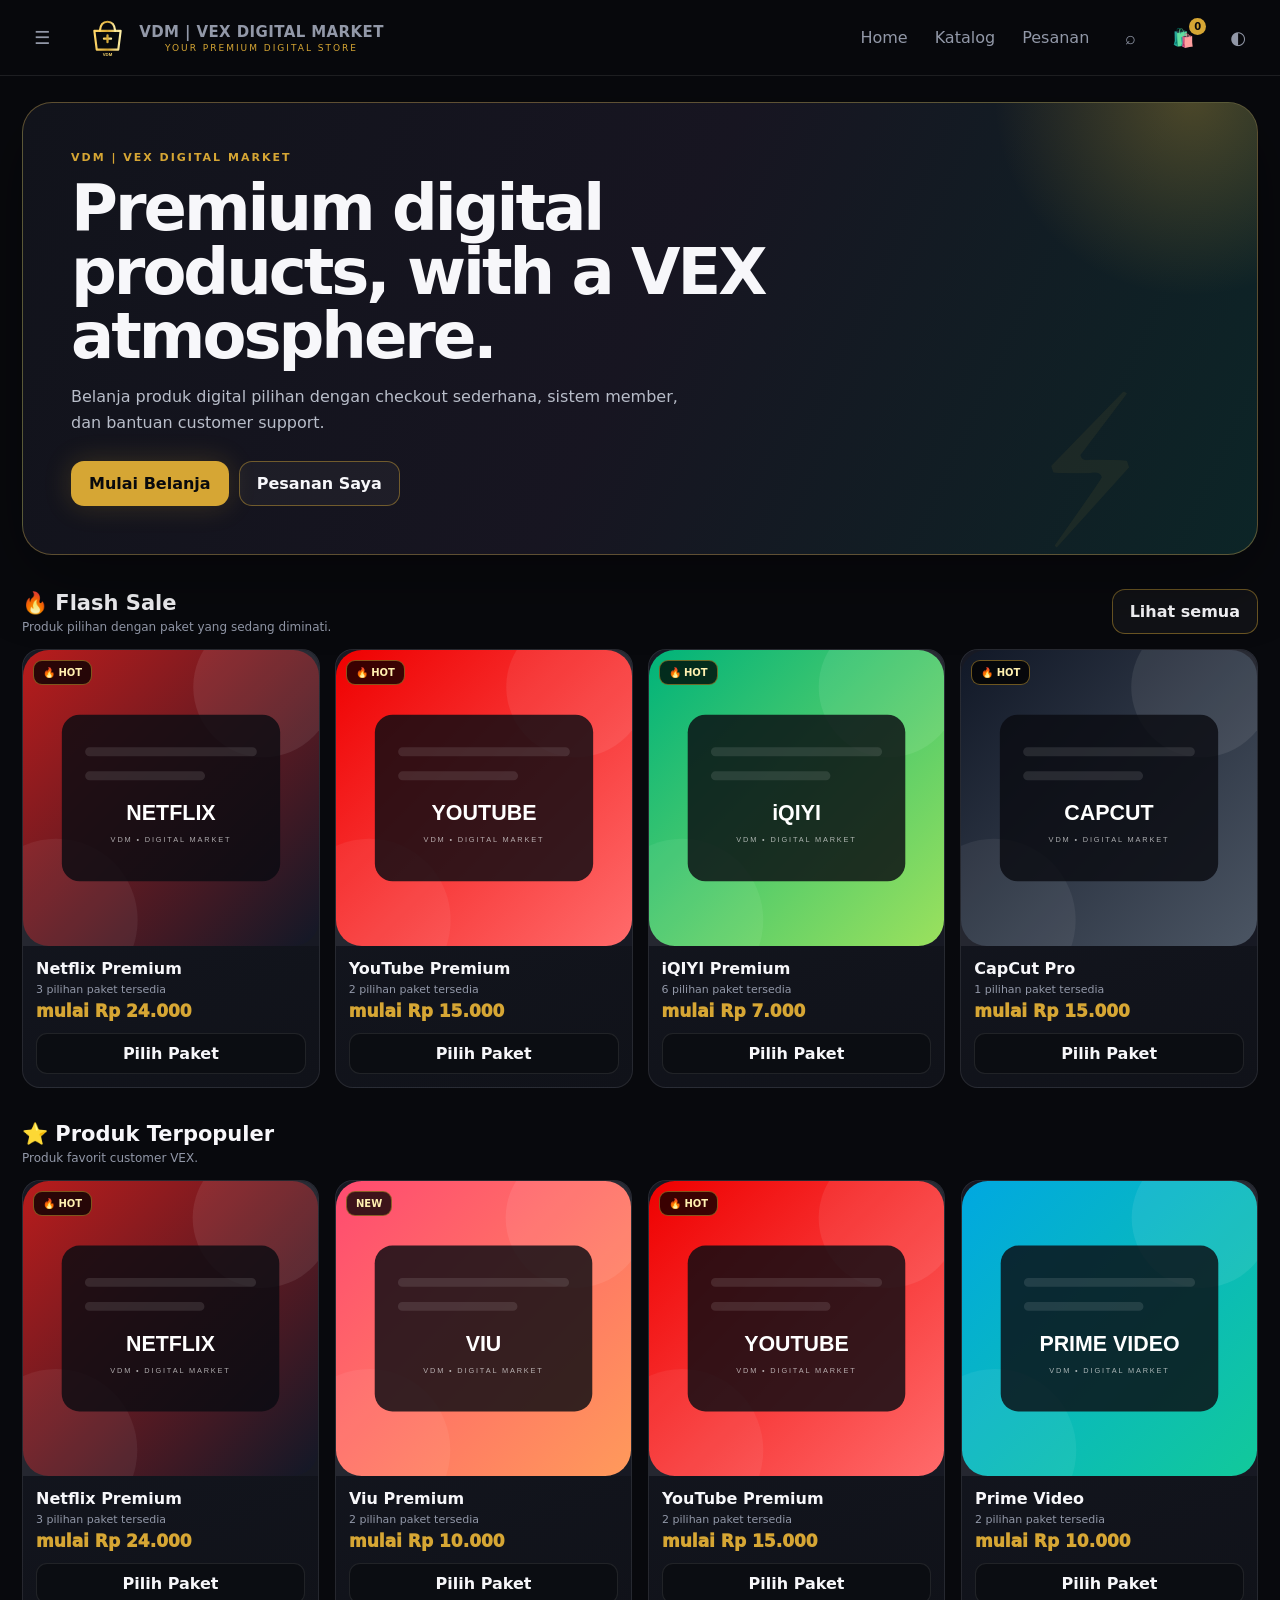
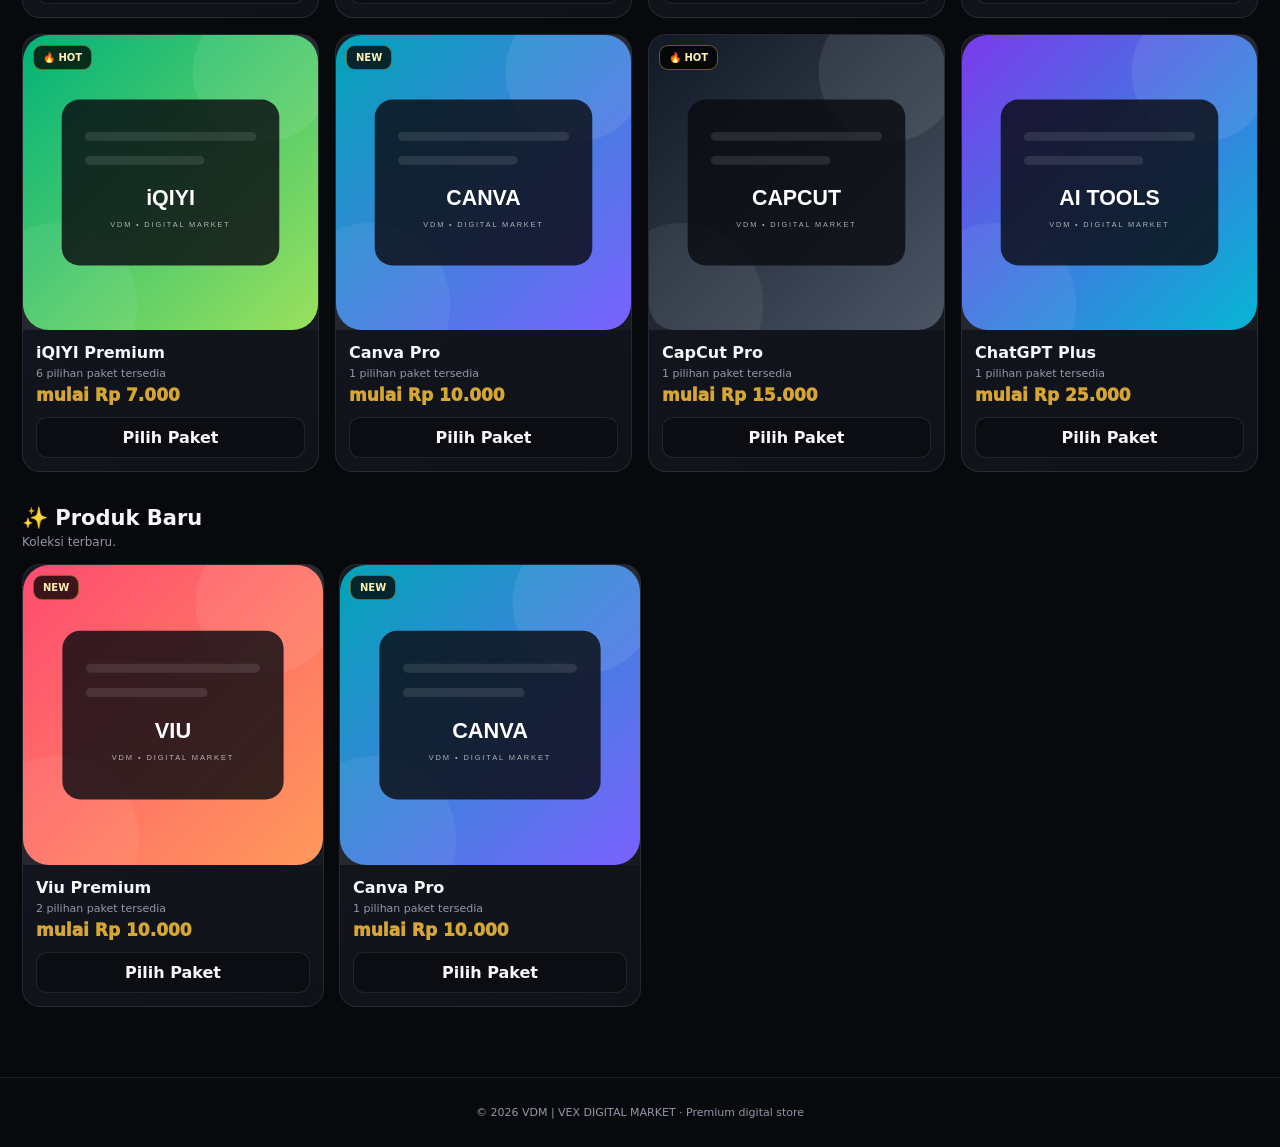
<file: index.html>
<!doctype html>
<html lang="id">
<head>
<meta charset="utf-8"><meta name="viewport" content="width=device-width,initial-scale=1">
<title>VDM | VEX DIGITAL MARKET</title>
<link rel="icon" href="assets/vdm-logo.svg" type="image/svg+xml">
<link rel="stylesheet" href="styles.css">
</head>
<body>
<div id="app"></div>
<div id="toast"></div>
<script src="app.js"></script>
</body>
</html>
</file>
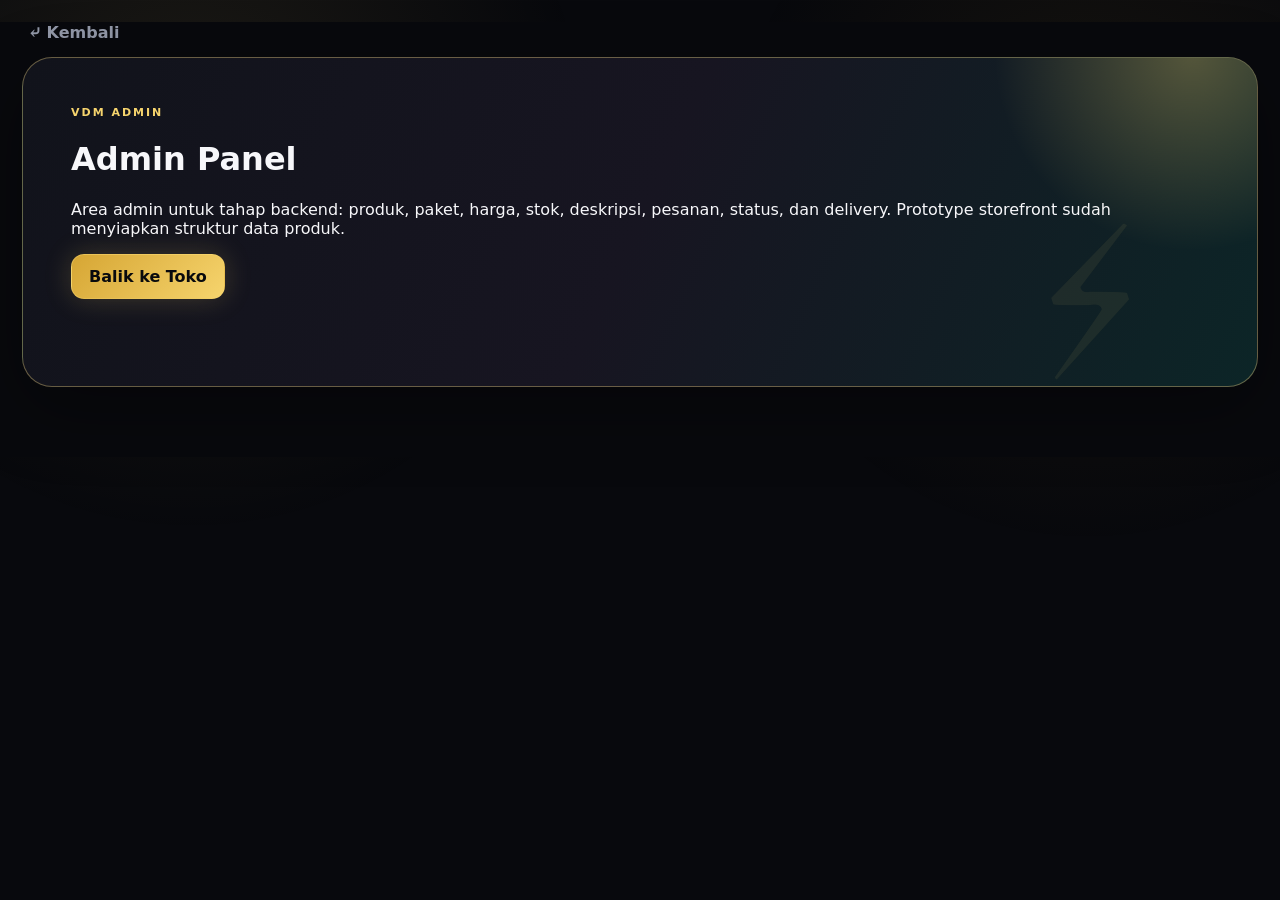
<file: admin.html>
<!doctype html><html lang="id"><head><meta charset="utf-8"><meta name="viewport" content="width=device-width,initial-scale=1"><title>VDM Admin</title><link rel="stylesheet" href="styles.css"></head><body><main class="wrap"><div class="back"><button onclick="location.href='index.html'">⤶ Kembali</button></div><div class="hero-box"><div class="eyebrow">VDM ADMIN</div><h1>Admin Panel</h1><p>Area admin untuk tahap backend: produk, paket, harga, stok, deskripsi, pesanan, status, dan delivery. Prototype storefront sudah menyiapkan struktur data produk.</p><button class="btn" onclick="location.href='index.html'">Balik ke Toko</button></div></main></body></html>
</file>
<file: styles.css>
:root{
--primary:#d6a634;--accent:#f6d46d;--bg:#08090d;--surface:#101219;--surface2:#151822;
--text:#f7f7fa;--muted:#9298a8;--line:rgba(255,255,255,.09);--shadow:0 22px 70px rgba(0,0,0,.35);
--radius:20px
}
*{box-sizing:border-box}html,body{margin:0;min-height:100%;font-family:Inter,ui-sans-serif,system-ui,-apple-system,Segoe UI,sans-serif;background:var(--bg);color:var(--text)}
button,input,select,textarea{font:inherit}button{cursor:pointer}.hidden{display:none!important}
body:before{content:"";position:fixed;inset:0;pointer-events:none;background:radial-gradient(circle at 15% 15%,color-mix(in srgb,var(--accent) 9%,transparent),transparent 30%),radial-gradient(circle at 85% 20%,color-mix(in srgb,var(--primary) 8%,transparent),transparent 28%);z-index:-1}
.top{height:76px;position:sticky;top:0;z-index:30;background:rgba(8,9,13,.82);backdrop-filter:blur(20px);border-bottom:1px solid var(--line)}
.nav{max-width:1280px;height:100%;margin:auto;padding:0 22px;display:flex;align-items:center;gap:12px}.logo{display:flex;align-items:center;gap:10px;margin-right:auto;background:none;color:var(--text);border:0}.logo img{width:43px;height:43px}.logo b{font-size:15px;letter-spacing:.4px}.logo small{display:block;font-size:9px;letter-spacing:2px;color:var(--accent);margin-top:2px}
.nav button,.circle{background:transparent;border:0;color:var(--muted);padding:10px 12px;border-radius:12px}.nav button:hover,.circle:hover{color:var(--text);background:rgba(255,255,255,.06)}.navlinks{display:flex;gap:3px}.circle{font-size:18px;position:relative}.count{position:absolute;top:1px;right:0;min-width:17px;height:17px;display:grid;place-items:center;border-radius:99px;background:var(--accent);color:#08090d;font-size:10px;font-weight:900}
.wrap{max-width:1280px;margin:auto;padding:0 22px 70px}.hero{padding-top:26px}.hero-box{min-height:330px;border:1px solid color-mix(in srgb,var(--accent) 30%,var(--line));border-radius:30px;padding:48px;position:relative;overflow:hidden;background:linear-gradient(115deg,#11131b,#171521 50%,#0c2527);box-shadow:var(--shadow)}.hero-box:before{content:"";position:absolute;width:430px;height:430px;right:-150px;top:-220px;border-radius:50%;background:radial-gradient(circle,color-mix(in srgb,var(--accent) 30%,transparent),transparent 65%)}.hero-box:after{content:"⚡";position:absolute;right:8%;bottom:-30px;font-size:190px;color:color-mix(in srgb,var(--accent) 7%,transparent);transform:rotate(-12deg)}
.eyebrow{color:var(--accent);font-size:11px;font-weight:900;letter-spacing:2px}.hero h1{font-size:clamp(36px,5vw,64px);line-height:1;max-width:720px;letter-spacing:-3px;margin:12px 0}.hero p{max-width:620px;color:#b8bdc9;line-height:1.65}.actions{display:flex;gap:10px;flex-wrap:wrap;margin-top:24px}
.btn{border:1px solid color-mix(in srgb,var(--accent) 45%,transparent);border-radius:13px;padding:12px 17px;background:linear-gradient(135deg,var(--primary),var(--accent));color:#090a0d;font-weight:900;box-shadow:0 0 28px color-mix(in srgb,var(--accent) 20%,transparent);transition:.2s}.btn:hover{transform:translateY(-2px);box-shadow:0 0 40px color-mix(in srgb,var(--accent) 34%,transparent)}.btn.ghost{background:rgba(255,255,255,.04);color:var(--text);box-shadow:none}
.section{margin-top:34px}.head{display:flex;justify-content:space-between;align-items:end;margin-bottom:15px}.head h2{margin:0;font-size:21px}.head p{margin:5px 0 0;color:var(--muted);font-size:12px}
.chips{display:flex;gap:8px;overflow:auto;margin-bottom:18px}.chip{border:1px solid var(--line);background:var(--surface);color:var(--muted);border-radius:99px;padding:9px 14px;white-space:nowrap}.chip.active,.chip:hover{border-color:var(--accent);color:var(--accent);box-shadow:0 0 20px color-mix(in srgb,var(--accent) 12%,transparent)}
.grid{display:grid;grid-template-columns:repeat(4,1fr);gap:16px}.card{background:linear-gradient(160deg,var(--surface2),var(--surface));border:1px solid var(--line);border-radius:18px;overflow:hidden;transition:.25s;position:relative}.card:hover{transform:translateY(-5px);border-color:color-mix(in srgb,var(--accent) 50%,var(--line));box-shadow:0 18px 45px color-mix(in srgb,var(--accent) 10%,transparent)}.poster{aspect-ratio:1/1;position:relative;background:#171923;overflow:hidden}.poster img{width:100%;height:100%;object-fit:cover;transition:.35s}.card:hover .poster img{transform:scale(1.035)}.tag{position:absolute;left:10px;top:10px;padding:6px 9px;border-radius:9px;background:rgba(0,0,0,.76);border:1px solid rgba(255,255,255,.12);font-size:10px;font-weight:900}.tag.hot{color:#fff0b0;border-color:color-mix(in srgb,var(--accent) 50%,transparent)}.body{padding:13px}.title{font-weight:900}.packline{font-size:11px;color:var(--muted);margin:5px 0}.price{font-size:17px;font-weight:950;color:var(--accent)}.choose{width:100%;margin-top:12px;border:1px solid var(--line);background:#0b0d12;color:var(--text);padding:10px;border-radius:11px;font-weight:850}.choose:hover{border-color:var(--accent);color:var(--accent);box-shadow:0 0 24px color-mix(in srgb,var(--accent) 12%,transparent)}
.rail{display:flex;gap:15px;overflow:auto;scroll-behavior:smooth}.rail .card{min-width:225px}.rail::-webkit-scrollbar{height:5px}.rail::-webkit-scrollbar-thumb{background:var(--accent);border-radius:9px}
.back{margin:22px 0 14px}.back button{border:0;background:none;color:var(--muted);font-weight:850}.back button:hover{color:var(--accent)}
.overlay{position:fixed;inset:0;z-index:60;background:rgba(0,0,0,.58);backdrop-filter:blur(5px);display:none}.overlay.open{display:block}.drawer{position:absolute;left:0;top:0;height:100%;width:min(390px,92vw);background:#0d0f15;border-right:1px solid var(--line);padding:22px;box-shadow:20px 0 60px rgba(0,0,0,.3);overflow:auto}.drawer-head{display:flex;justify-content:space-between;align-items:center}.drawer-head h3{margin:0}.close{background:rgba(255,255,255,.06);border:1px solid var(--line);color:var(--text);border-radius:10px;padding:8px 10px}.account{display:flex;gap:12px;align-items:center;margin:20px 0;padding:14px;background:var(--surface);border:1px solid var(--line);border-radius:16px}.avatar{width:45px;height:45px;border-radius:50%;display:grid;place-items:center;background:linear-gradient(135deg,var(--primary),var(--accent));color:#08090d;font-weight:950}.member{font-size:10px;color:var(--accent);font-weight:900;margin-top:4px}.menu{display:grid;gap:7px}.menu button{padding:13px;text-align:left;border:0;background:transparent;color:var(--text);border-radius:12px}.menu button:hover{background:rgba(255,255,255,.06);color:var(--accent)}.menu .store{background:linear-gradient(135deg,var(--primary),var(--accent));color:#08090d;font-weight:900}
.modal-wrap{position:fixed;inset:0;z-index:70;display:none;place-items:center;background:rgba(0,0,0,.62);backdrop-filter:blur(6px);padding:18px}.modal-wrap.open{display:grid}.modal{width:min(600px,96vw);max-height:90vh;overflow:auto;background:#0e1016;border:1px solid var(--line);border-radius:22px;box-shadow:var(--shadow);padding:22px}.modal-head{display:flex;justify-content:space-between;align-items:center;margin-bottom:17px}.modal-head h3{margin:0}.product-detail{display:grid;grid-template-columns:180px 1fr;gap:20px}.detail-img{width:100%;border-radius:17px;border:1px solid var(--line)}.options{display:flex;flex-wrap:wrap;gap:8px;margin:13px 0}.option{border:1px solid var(--line);background:var(--surface);color:var(--muted);padding:9px 11px;border-radius:10px}.option.active{border-color:var(--accent);color:var(--accent);box-shadow:0 0 22px color-mix(in srgb,var(--accent) 14%,transparent)}
.cart-row{display:grid;grid-template-columns:54px 1fr auto;gap:10px;align-items:center;padding:11px 0;border-bottom:1px solid var(--line)}.thumb{width:54px;height:54px;border-radius:11px;overflow:hidden}.thumb img{width:100%;height:100%;object-fit:cover}.muted{color:var(--muted);font-size:12px}.total{display:flex;justify-content:space-between;font-weight:950;font-size:18px;padding:17px 0}
.form{display:grid;gap:12px}.field{display:grid;gap:6px}.field label{font-size:11px;font-weight:850;color:#c7cad4}.field input,.field select,.field textarea{width:100%;border:1px solid var(--line);border-radius:12px;padding:12px;background:#090b10;color:var(--text);outline:none}.field input:focus,.field select:focus,.field textarea:focus{border-color:var(--accent);box-shadow:0 0 0 3px color-mix(in srgb,var(--accent) 12%,transparent)}
.glass{position:relative;padding:2px;border-radius:22px;overflow:hidden;background:#111}.glass:before{content:"";position:absolute;inset:-80%;background:conic-gradient(from 0deg,transparent 0 35%,var(--accent),transparent 52%,var(--primary),transparent 70%);animation:spin 4s linear infinite}.glass-inner{position:relative;background:rgba(14,16,22,.9);backdrop-filter:blur(20px);border-radius:20px;padding:22px}@keyframes spin{to{transform:rotate(360deg)}}
.preference{display:grid;grid-template-columns:repeat(3,1fr);gap:10px}.theme-btn{border:1px solid var(--line);background:var(--surface);color:var(--text);padding:13px;border-radius:12px}.theme-btn.active{border-color:var(--accent);color:var(--accent)}
.order{background:var(--surface);border:1px solid var(--line);border-radius:15px;padding:15px;margin:9px 0;display:flex;justify-content:space-between;gap:12px}.status{font-size:10px;font-weight:900;border-radius:99px;padding:6px 8px;background:rgba(44,190,105,.12);color:#6ee7a4}
.footer{border-top:1px solid var(--line);padding:28px;text-align:center;color:var(--muted);font-size:11px}
#toast{position:fixed;z-index:100;bottom:25px;left:50%;transform:translate(-50%,20px);opacity:0;background:#f5f5f7;color:#111;padding:11px 15px;border-radius:11px;font-weight:800;transition:.25s;pointer-events:none}#toast.show{opacity:1;transform:translate(-50%,0)}
@media(max-width:900px){.grid{grid-template-columns:repeat(3,1fr)}.navlinks{display:none}}
@media(max-width:600px){.grid{grid-template-columns:repeat(2,1fr);gap:10px}.wrap{padding-left:13px;padding-right:13px}.hero-box{padding:29px 22px;min-height:360px}.hero h1{font-size:39px}.product-detail{grid-template-columns:1fr}.detail-img{max-width:210px}.preference{grid-template-columns:1fr}.nav{padding:0 12px}.logo b{font-size:13px}}
</file>
